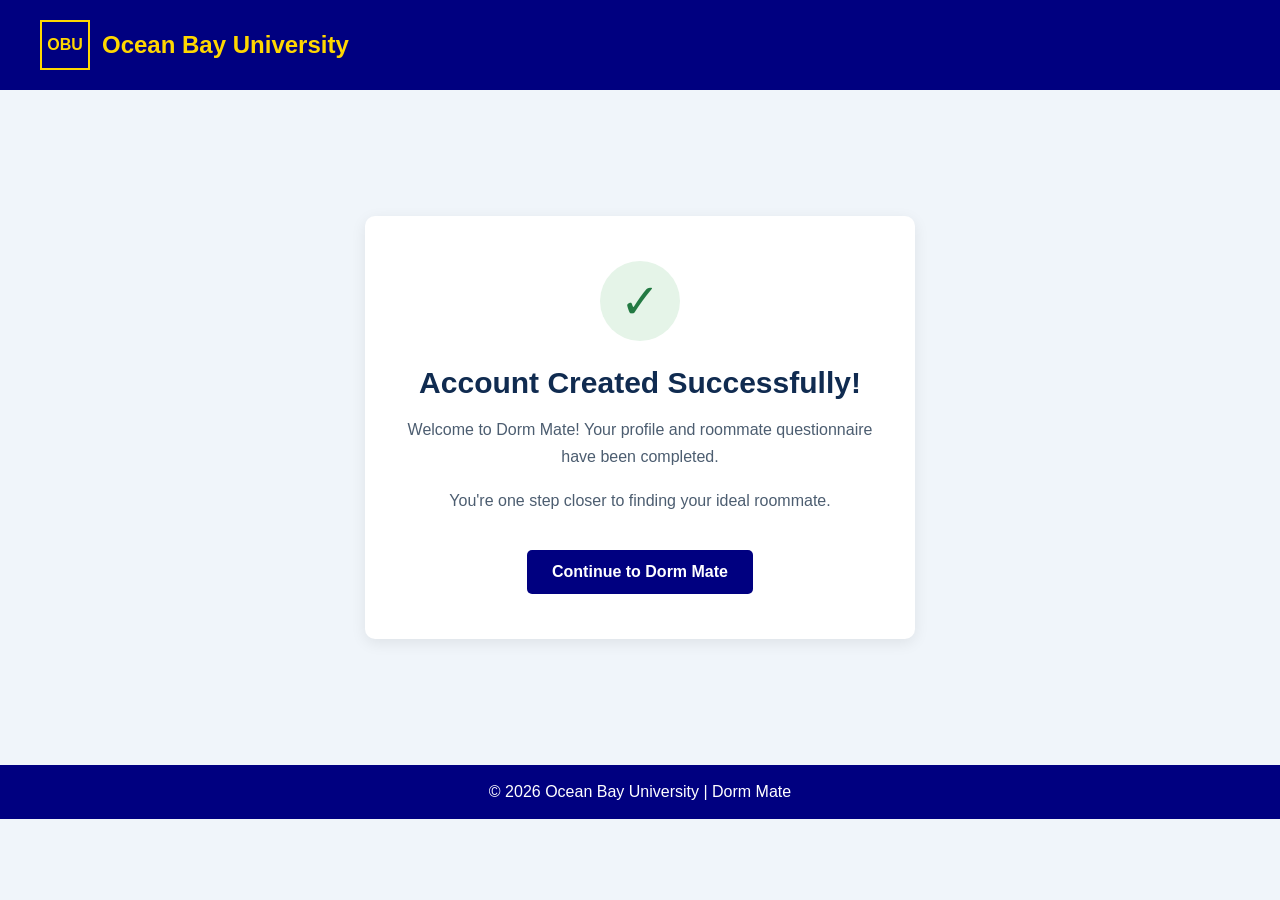
<file: account-created.html>
<!DOCTYPE html>
<html lang="en">
<head>
    <meta charset="UTF-8">
    <meta name="viewport" content="width=device-width, initial-scale=1.0">
    <title>Account Created | Dorm Mate</title>

    <style>
        * {
            box-sizing: border-box;
        }

        body {
            margin: 0;
            font-family: Arial, sans-serif;
            background-color: #f0f5fa;
            color: #102b50;
        }

        header {
            background-color: navy;
            padding: 20px 40px;
            display: flex;
            align-items: center;
            gap: 12px;
        }

        .logo-box {
            width: 50px;
            height: 50px;
            border: 2px solid gold;
            color: gold;
            display: flex;
            align-items: center;
            justify-content: center;
            font-weight: bold;
        }

        .university-name {
            color: gold;
            font-size: 24px;
            font-weight: bold;
        }

        main {
            min-height: 75vh;
            display: flex;
            justify-content: center;
            align-items: center;
            padding: 40px 20px;
        }

        .confirmation {
            background-color: white;
            max-width: 550px;
            width: 100%;
            padding: 45px 30px;
            border-radius: 10px;
            text-align: center;
            box-shadow: 0 4px 15px rgba(0, 0, 0, 0.08);
        }

        .checkmark {
            width: 80px;
            height: 80px;
            border-radius: 50%;
            background-color: #e5f4e8;
            color: #237a43;
            font-size: 48px;
            display: flex;
            align-items: center;
            justify-content: center;
            margin: 0 auto 20px;
        }

        h1 {
            font-size: 30px;
            margin-bottom: 15px;
        }

        p {
            font-size: 16px;
            line-height: 1.7;
            color: #4c5d70;
        }

        .button {
            display: inline-block;
            margin-top: 20px;
            padding: 13px 25px;
            background-color: navy;
            color: white;
            text-decoration: none;
            border-radius: 5px;
            font-weight: bold;
        }

        .button:hover {
            background-color: #234b78;
        }

        footer {
            background-color: navy;
            color: white;
            text-align: center;
            padding: 18px;
        }

        @media (max-width: 500px) {
            header {
                padding: 15px 20px;
            }

            .university-name {
                font-size: 20px;
            }

            h1 {
                font-size: 25px;
            }
        }
    </style>
</head>

<body>

    <header>
        <div class="logo-box">OBU</div>
        <div class="university-name">Ocean Bay University</div>
    </header>

    <main>
        <section class="confirmation">
            <div class="checkmark">&#10003;</div>

            <h1>Account Created Successfully!</h1>

            <p>
                Welcome to Dorm Mate!
                Your profile and roommate questionnaire
                have been completed.
            </p>

            <p>
                You're one step closer to finding
                your ideal roommate.
            </p>

            <a href="index.html" class="button">
                Continue to Dorm Mate
            </a>
        </section>
    </main>

    <footer>
        &copy; 2026 Ocean Bay University | Dorm Mate
    </footer>

</body>
</html>
</file>
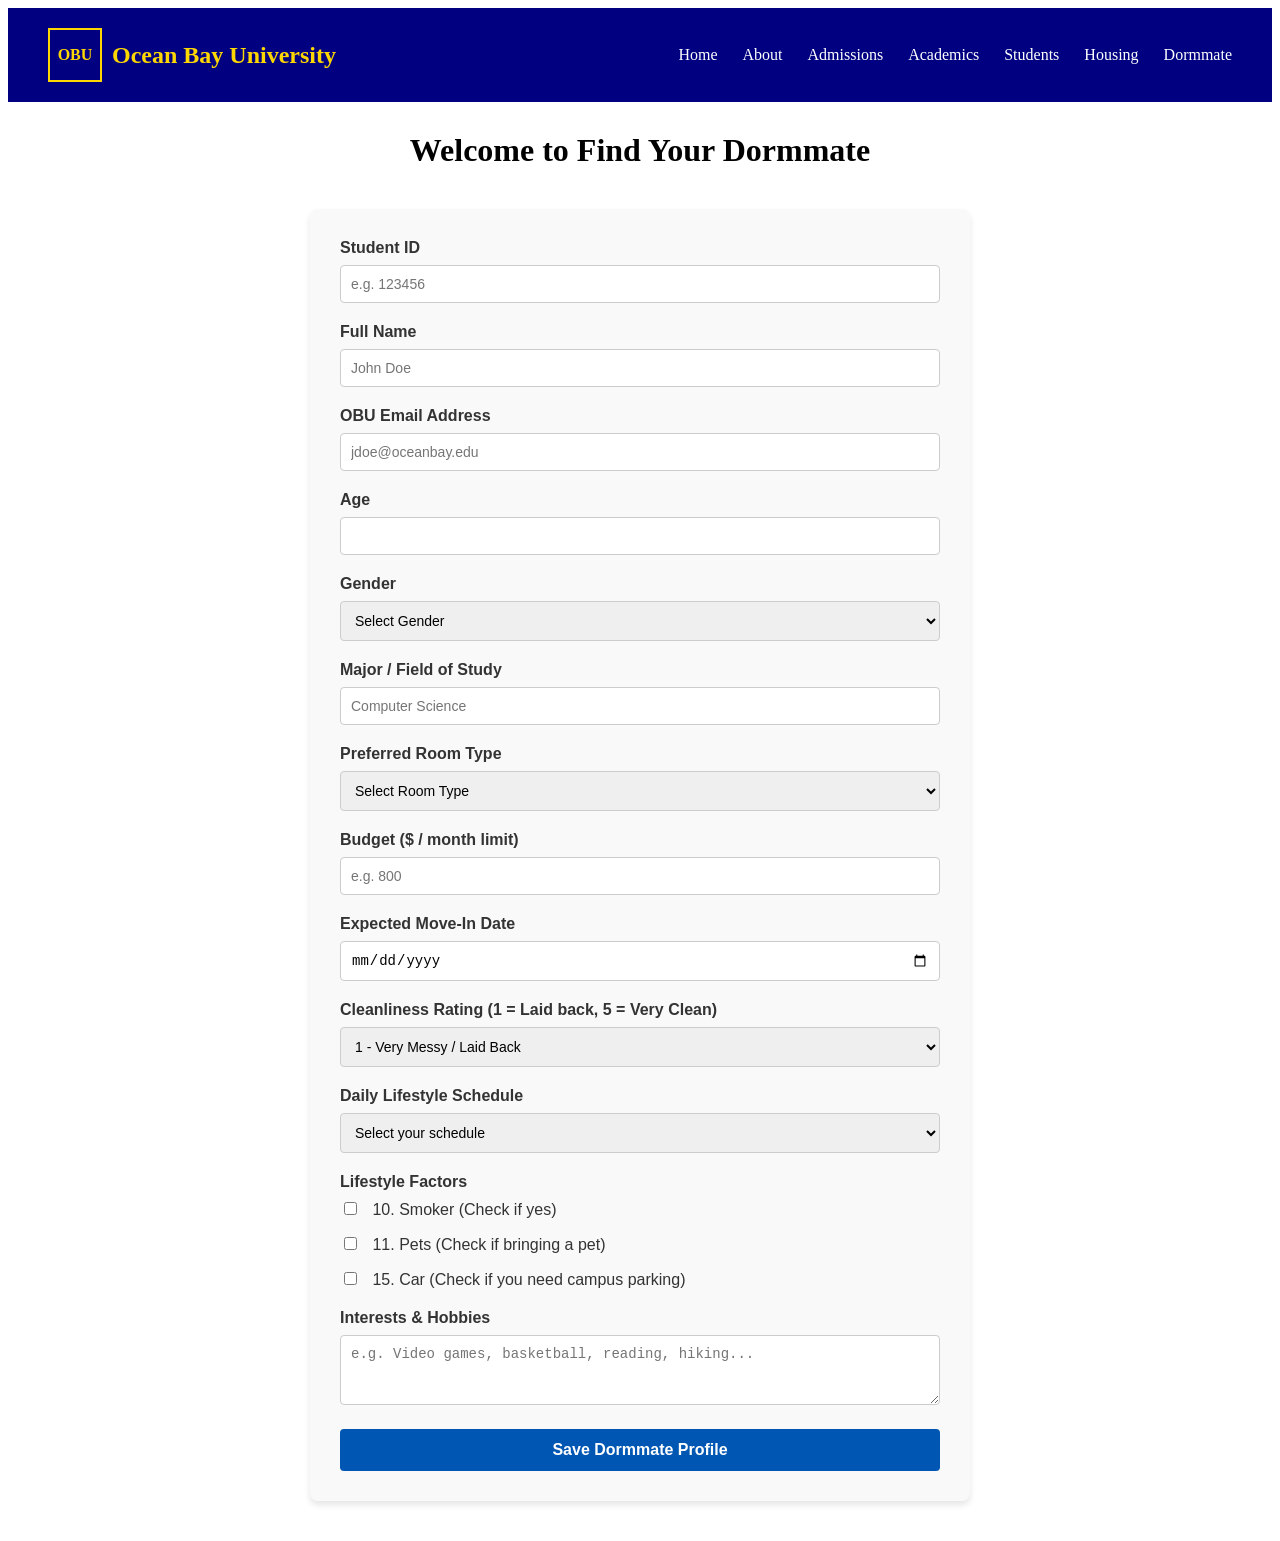
<file: edit-profile.html>
<!DOCTYPE html>
<html lang="en">
<head>
    <meta charset="UTF-8">
    <meta name="viewport" content="width=device-width, initial-scale=1.0">
    <title>Dormmate Finder - Ocean Bay University</title>
    <link rel="stylesheet" href="style.css">
    <style>
        /* Form container styling to keep everything clean and centered on the screen */
        .form-container {
            max-width: 600px;
            margin: 40px auto;
            padding: 30px;
            background-color: #f9f9f9;
            border-radius: 8px;
            box-shadow: 0 4px 6px rgba(0,0,0,0.1);
            font-family: Arial, sans-serif;
        }
        .form-group {
            margin-bottom: 20px;
        }
        .form-group label {
            display: block;
            font-weight: bold;
            margin-bottom: 8px;
            color: #333;
        }
        .form-group input[type="text"],
        .form-group input[type="email"],
        .form-group input[type="number"],
        .form-group input[type="date"],
        .form-group select,
        .form-group textarea {
            width: 100%;
            padding: 10px;
            border: 1px solid #ccc;
            border-radius: 4px;
            box-sizing: border-box;
            font-size: 14px;
        }
        .checkbox-group {
            margin-bottom: 15px;
        }
        .checkbox-group label {
            font-weight: normal;
            display: inline;
            margin-left: 8px;
        }
        .submit-btn {
            background-color: #0056b3;
            color: white;
            padding: 12px 20px;
            border: none;
            border-radius: 4px;
            font-size: 16px;
            cursor: pointer;
            width: 100%;
            font-weight: bold;
        }
        .submit-btn:hover {
            background-color: #004085;
        }
    </style>
</head>
<body>

     <header>
        <div class="logo-container">
            <div class="logo-box">OBU</div>
            <div class="logo">Ocean Bay University</div>
        </div>

        <nav>
            <a href="index.html">Home</a>
            <a href="#">About</a>
            <a href="#">Admissions</a>
            <a href="#">Academics</a>
            <a href="#">Students</a>
            <a href="#">Housing</a>
            <a href="edit-profile.html">Dormmate</a>
        </nav>
     </header>

     <main>
         <!-- Centered main title -->
         <h1 style="text-align: center; margin-top: 30px;">Welcome to Find Your Dormmate</h1>

         <!-- Main Form Wrapper containing all Spreadsheet Fields -->
         <div class="form-container">
             <form action="account-created.html" method="get">

                 <!-- 1. Student ID -->
                 <div class="form-group">
                     <label for="student_id">Student ID</label>
                     <input type="text" id="student_id" name="student_id" required placeholder="e.g. 123456">
                 </div>

                 <!-- 2. Name -->
                 <div class="form-group">
                     <label for="name">Full Name</label>
                     <input type="text" id="name" name="name" required placeholder="John Doe">
                 </div>

                 <!-- 3. Email -->
                 <div class="form-group">
                     <label for="email">OBU Email Address</label>
                     <input type="email" id="email" name="email" required placeholder="jdoe@oceanbay.edu">
                 </div>

                 <!-- 4. Age -->
                 <div class="form-group">
                     <label for="age">Age</label>
                     <input type="number" id="age" name="age" min="17" max="99" required>
                 </div>

                 <!-- 5. Gender -->
                 <div class="form-group">
                     <label for="gender">Gender</label>
                     <select id="gender" name="gender" required>
                         <option value="">Select Gender</option>
                         <option value="Male">Male</option>
                         <option value="Female">Female</option>
                         <option value="Non-Binary">Non-Binary</option>
                         <option value="Other">Prefer not to say</option>
                     </select>
                 </div>

                 <!-- 6. Major -->
                 <div class="form-group">
                     <label for="major">Major / Field of Study</label>
                     <input type="text" id="major" name="major" required placeholder="Computer Science">
                 </div>

                 <!-- 7. Preferred Room Type -->
                 <div class="form-group">
                     <label for="room_type">Preferred Room Type</label>
                     <select id="room_type" name="room_type" required>
                         <option value="">Select Room Type</option>
                         <option value="Single">Single Room</option>
                         <option value="Double">Double (Shared)</option>
                         <option value="Triple">Triple (Shared)</option>
                         <option value="Suite">Suite Style</option>
                     </select>
                 </div>

                 <!-- 8. Budget -->
                 <div class="form-group">
                     <label for="budget">Budget ($ / month limit)</label>
                     <input type="number" id="budget" name="budget" min="0" step="50" required placeholder="e.g. 800">
                 </div>

                 <!-- 9. Move In Date -->
                 <div class="form-group">
                     <label for="move_in">Expected Move-In Date</label>
                     <input type="date" id="move_in" name="move_in" required>
                 </div>

                 <!-- 12. Cleanliness (1-5 slider) -->
                 <div class="form-group">
                     <label for="cleanliness">Cleanliness Rating (1 = Laid back, 5 = Very Clean)</label>
                     <select id="cleanliness" name="cleanliness" required>
                         <option value="1">1 - Very Messy / Laid Back</option>
                         <option value="2">2 - Mostly Casual</option>
                         <option value="3">3 - Average Cleanliness</option>
                         <option value="4">4 - Neat and Tidy</option>
                         <option value="5">5 - Spotless / Neat Freak</option>
                     </select>
                 </div>

                 <!-- 14. Schedule Selection -->
                 <div class="form-group">
                     <label for="schedule">Daily Lifestyle Schedule</label>
                     <select id="schedule" name="schedule" required>
                         <option value="">Select your schedule</option>
                         <option value="Early Bird">Early Bird (Morning Person)</option>
                         <option value="Night Owl">Night Owl (Up Late)</option>
                         <option value="Flexible">Flexible / Mixed Schedule</option>
                     </select>
                 </div>

                 <!-- Lifestyle Toggle Options (10. Smoker, 11. Pets, 15. Car) -->
                 <div class="form-group">
                     <label>Lifestyle Factors</label>

                     <div class="checkbox-group">
                         <input type="checkbox" id="smoker" name="smoker" value="Yes">
                         <label for="smoker">10. Smoker (Check if yes)</label>
                     </div>

                     <div class="checkbox-group">
                         <input type="checkbox" id="pets" name="pets" value="Yes">
                         <label for="pets">11. Pets (Check if bringing a pet)</label>
                     </div>

                     <div class="checkbox-group">
                         <input type="checkbox" id="car" name="car" value="Yes">
                         <label for="car">15. Car (Check if you need campus parking)</label>
                     </div>
                 </div>

                 <!-- 13. Interests Paragraph Area -->
                 <div class="form-group">
                     <label for="interests">Interests & Hobbies</label>
                     <textarea id="interests" name="interests" rows="3" placeholder="e.g. Video games, basketball, reading, hiking..."></textarea>
                 </div>

                 <!-- Submission Action -->
                 <button type="submit" class="submit-btn">Save Dormmate Profile</button>
             </form>
         </div>
     </main>

</body>
</html>
</file>
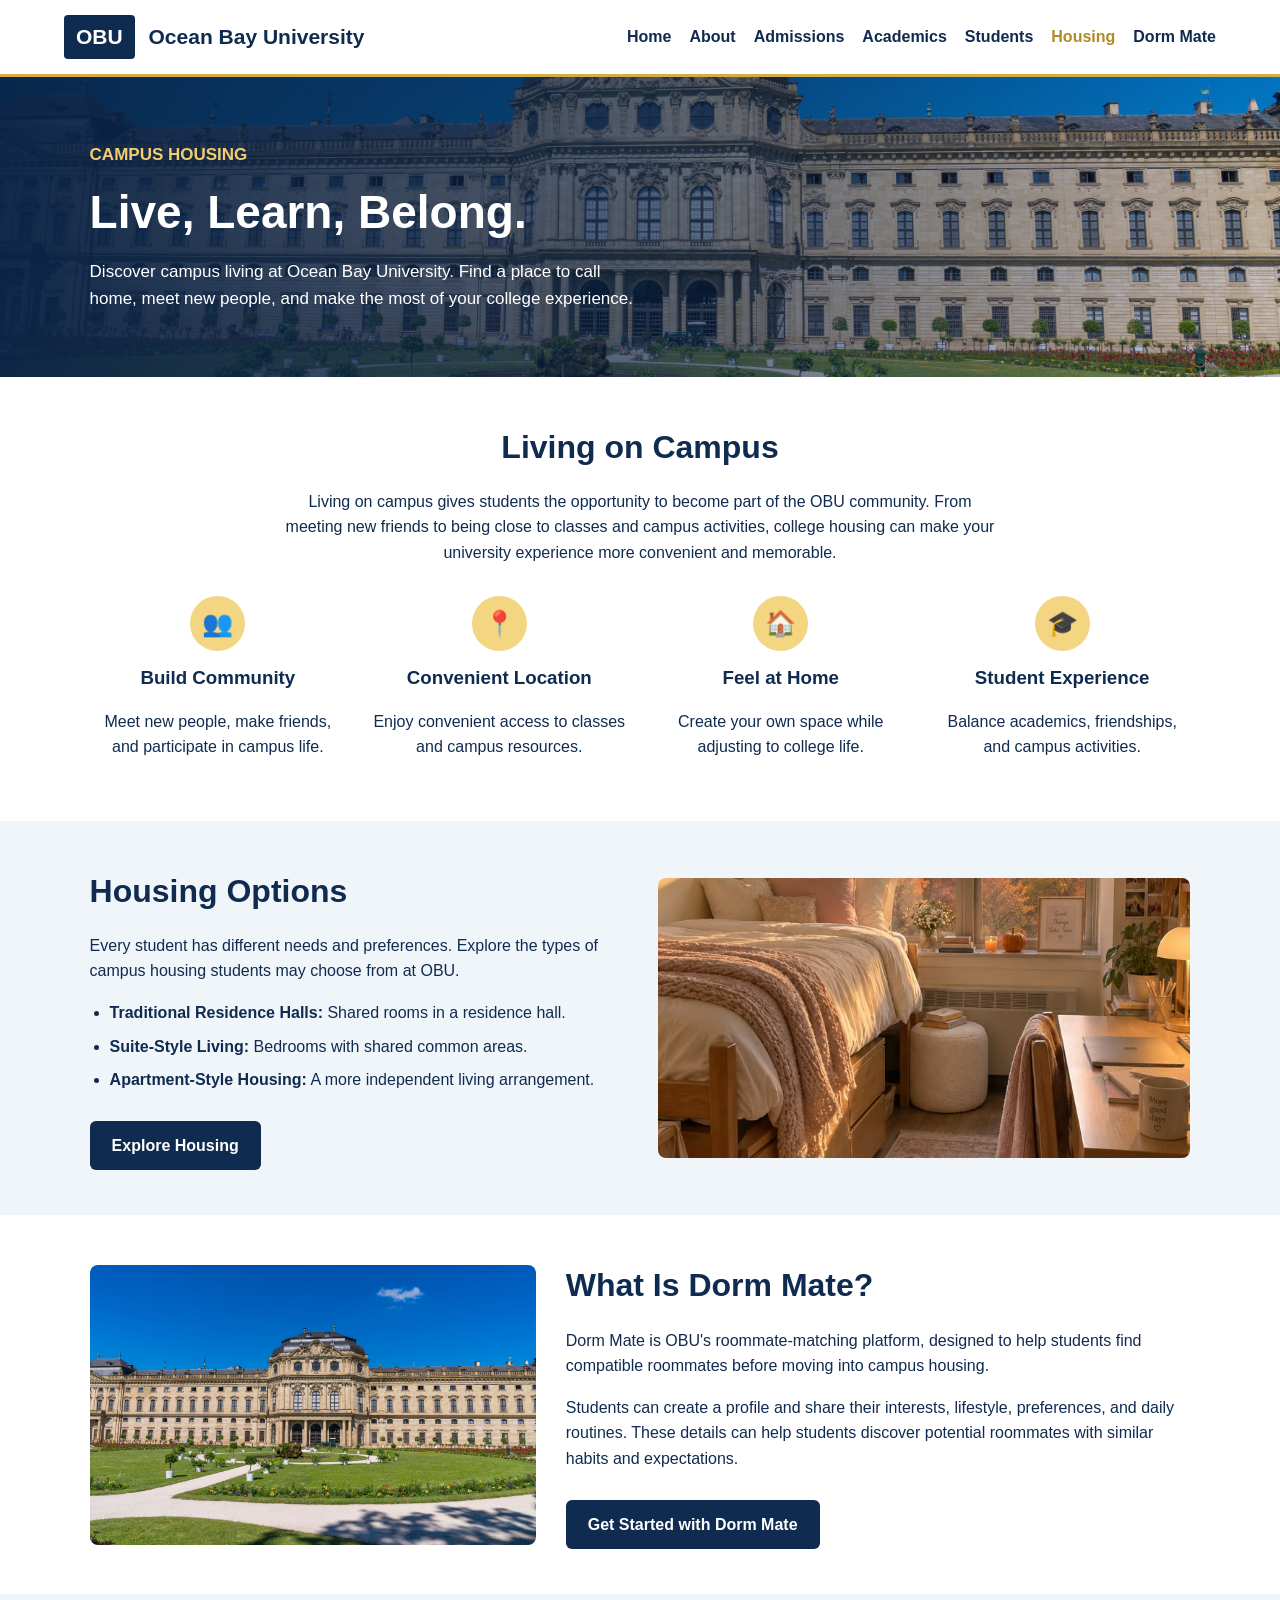
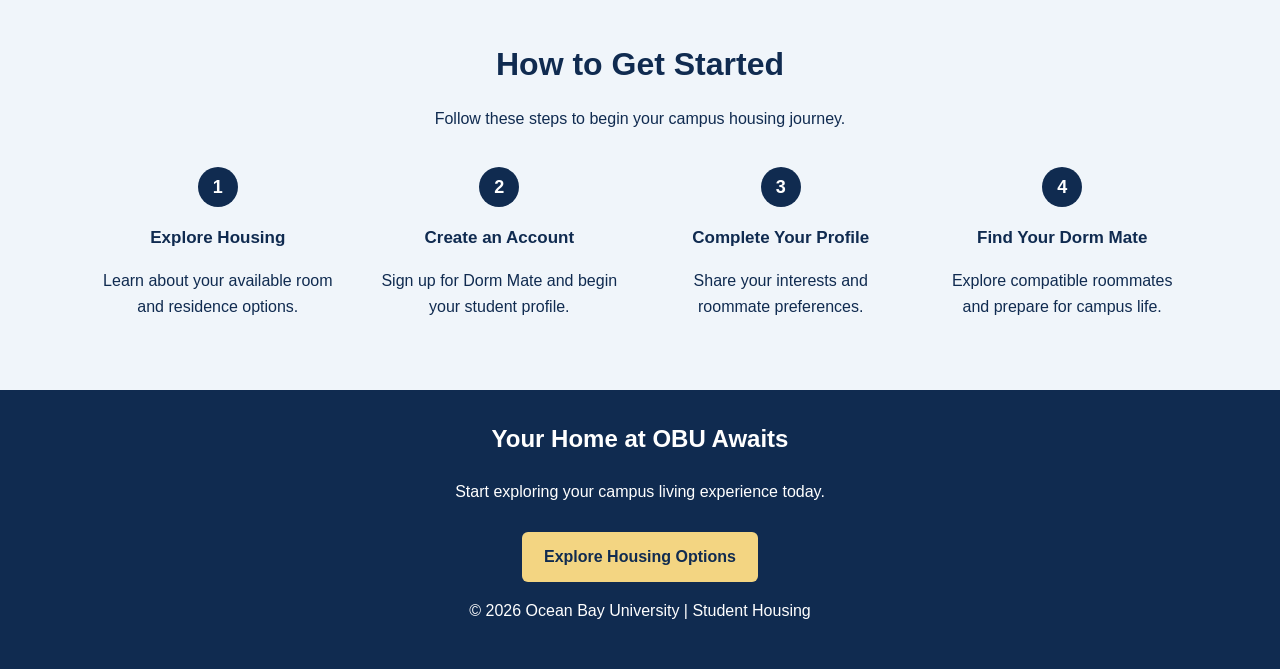
<file: housing.html>
<!DOCTYPE html>
<html lang="en">
<head>
    <meta charset="UTF-8">
    <meta name="viewport" content="width=device-width, initial-scale=1.0">
    <title>Housing | Ocean Bay University</title>

    <style>
        * {
            box-sizing: border-box;
        }

        body {
            margin: 0;
            font-family: Arial, sans-serif;
            color: #102b50;
            line-height: 1.6;
        }

        a {
            text-decoration: none;
        }

        /* Navigation */
        .navbar {
            display: flex;
            align-items: center;
            justify-content: space-between;
            flex-wrap: wrap;
            padding: 15px 5%;
            background: white;
            border-bottom: 3px solid #d6ad45;
        }

        .university-name {
            font-size: 21px;
            font-weight: bold;
        }

        .logo {
            display: inline-block;
            background: #102b50;
            color: white;
            padding: 5px 12px;
            margin-right: 8px;
            border-radius: 4px;
        }

        .navbar nav {
            display: flex;
            flex-wrap: wrap;
            gap: 18px;
        }

        .navbar nav a {
            color: #102b50;
            font-weight: bold;
        }

        .navbar nav a:hover,
        .navbar nav a.active {
            color: #b18a25;
        }

        /* Hero section */
        .hero {
            min-height: 300px;
            display: flex;
            align-items: center;
            padding: 45px 7%;
            color: white;
            background:
                linear-gradient(90deg,
                rgba(9, 35, 70, 0.96),
                rgba(9, 35, 70, 0.65),
                rgba(9, 35, 70, 0.15)),
                url("images/pexels-mohamed-b-2151113020-31624515.jpg")
                center/cover no-repeat;
        }

        .hero-content {
            max-width: 550px;
        }

        .hero h1 {
            font-size: 46px;
            margin: 5px 0 12px;
            line-height: 1.2;
        }

        .hero p {
            font-size: 17px;
        }

        .gold-text {
            color: #f3cd70;
            font-weight: bold;
            text-transform: uppercase;
        }

        /* General sections */
        .section {
            padding: 45px 7%;
        }

        .section h2 {
            font-size: 32px;
            margin-top: 0;
            margin-bottom: 12px;
        }

        .section-intro {
            max-width: 720px;
            margin: 0 auto 30px;
        }

        .center {
            text-align: center;
        }

        .light-section {
            background: #f0f5fa;
        }

        /* Benefits */
        .benefits {
            display: grid;
            grid-template-columns: repeat(4, 1fr);
            gap: 25px;
            margin-top: 30px;
        }

        .benefit {
            text-align: center;
        }

        .benefit-icon {
            width: 55px;
            height: 55px;
            display: flex;
            align-items: center;
            justify-content: center;
            margin: 0 auto 12px;
            border-radius: 50%;
            background: #f3d582;
            font-size: 25px;
        }

        .benefit h3 {
            margin: 8px 0;
        }

        /* Housing options */
        .housing-grid {
            display: grid;
            grid-template-columns: 1fr 1fr;
            gap: 35px;
            align-items: center;
        }

        .housing-image {
            width: 100%;
            height: 280px;
            object-fit: cover;
            border-radius: 8px;
        }

        .housing-list {
            padding-left: 20px;
        }

        .housing-list li {
            margin-bottom: 8px;
        }

        .button {
            display: inline-block;
            padding: 12px 22px;
            margin-top: 12px;
            border-radius: 6px;
            background: #102b50;
            color: white;
            font-weight: bold;
        }

        .button:hover {
            background: #234b78;
        }

        /* Dorm Mate introduction */
        .dormmate-grid {
            display: grid;
            grid-template-columns: 1fr 1.4fr;
            gap: 30px;
            align-items: center;
        }

        /* Getting started */
        .steps {
            display: grid;
            grid-template-columns: repeat(4, 1fr);
            gap: 25px;
            margin-top: 25px;
        }

        .step {
            text-align: center;
            padding: 10px;
        }

        .step-number {
            display: inline-flex;
            width: 40px;
            height: 40px;
            align-items: center;
            justify-content: center;
            border-radius: 50%;
            background: #102b50;
            color: white;
            font-size: 18px;
            font-weight: bold;
        }

        .step h3 {
            font-size: 17px;
        }

        /* Footer */
        .footer {
            padding: 30px 7%;
            text-align: center;
            color: white;
            background: #102b50;
        }

        .footer h2 {
            margin-top: 0;
        }

        .footer .button {
            background: #f3d582;
            color: #102b50;
        }

        @media (max-width: 800px) {
            .benefits,
            .steps {
                grid-template-columns: repeat(2, 1fr);
            }

            .housing-grid,
            .dormmate-grid {
                grid-template-columns: 1fr;
            }

            .navbar {
                gap: 15px;
            }

            .navbar nav {
                gap: 12px;
            }

            .hero h1 {
                font-size: 36px;
            }
        }

        @media (max-width: 480px) {
            .benefits,
            .steps {
                grid-template-columns: 1fr;
            }

            .section h2 {
                font-size: 27px;
            }

            .hero {
                padding: 35px 6%;
            }
        }
    </style>
</head>

<body>

    <!-- Navigation bar -->
    <header class="navbar">
        <div class="university-name">
            <span class="logo">OBU</span>
            Ocean Bay University
        </div>

        <nav>
            <a href="index.html">Home</a>
            <a href="#">About</a>
            <a href="#">Admissions</a>
            <a href="#">Academics</a>
            <a href="#">Students</a>
            <a href="housing.html" class="active">Housing</a>
            <a href="edit-profile.html">Dorm Mate</a>
        </nav>
    </header>

    

    <!-- Hero section -->
    <section class="hero">
        <div class="hero-content">
            <p class="gold-text">Campus Housing</p>
            <h1>Live, Learn, Belong.</h1>
            <p>
                Discover campus living at Ocean Bay University.
                Find a place to call home, meet new people, and
                make the most of your college experience.
            </p>
        </div>
    </section>

    <!-- Living on campus -->
    <section class="section center">
        <div class="section-intro">
            <h2>Living on Campus</h2>
            <p>
                Living on campus gives students the opportunity to
                become part of the OBU community. From meeting new
                friends to being close to classes and campus
                activities, college housing can make your university
                experience more convenient and memorable.
            </p>
        </div>

        <div class="benefits">
            <div class="benefit">
                <div class="benefit-icon">👥</div>
                <h3>Build Community</h3>
                <p>Meet new people, make friends, and participate in campus life.</p>
            </div>

            <div class="benefit">
                <div class="benefit-icon">📍</div>
                <h3>Convenient Location</h3>
                <p>Enjoy convenient access to classes and campus resources.</p>
            </div>

            <div class="benefit">
                <div class="benefit-icon">🏠</div>
                <h3>Feel at Home</h3>
                <p>Create your own space while adjusting to college life.</p>
            </div>

            <div class="benefit">
                <div class="benefit-icon">🎓</div>
                <h3>Student Experience</h3>
                <p>Balance academics, friendships, and campus activities.</p>
            </div>
        </div>
    </section>

    <!-- Housing options -->
    <section class="section light-section" id="housing-options">
        <div class="housing-grid">
            <div>
                <h2>Housing Options</h2>

                <p>
                    Every student has different needs and preferences.
                    Explore the types of campus housing students may
                    choose from at OBU.
                </p>

                <ul class="housing-list">
                    <li><strong>Traditional Residence Halls:</strong>
                        Shared rooms in a residence hall.</li>

                    <li><strong>Suite-Style Living:</strong>
                        Bedrooms with shared common areas.</li>

                    <li><strong>Apartment-Style Housing:</strong>
                        A more independent living arrangement.</li>
                </ul>

                <a href="#getting-started" class="button">
                    Explore Housing
                </a>
            </div>

            <img
                class="housing-image"
                src="images/Cozy Fall Dorm Room Ideas for a Small College Room.jpg"
                alt="Example of a shared student dorm room"
            >
        </div>
    </section>

    <!-- What is Dorm Mate -->
    <section class="section">
        <div class="dormmate-grid">
            <img
                class="housing-image"
                src="images/pexels-mohamed-b-2151113020-31624515.jpg"
                alt="Example of a university campus"
            >

            <div>
                <h2>What Is Dorm Mate?</h2>

                <p>
                    Dorm Mate is OBU's roommate-matching platform,
                    designed to help students find compatible
                    roommates before moving into campus housing.
                </p>

                <p>
                    Students can create a profile and share their
                    interests, lifestyle, preferences, and daily
                    routines. These details can help students discover
                    potential roommates with similar habits and
                    expectations.
                </p>

                <a href="signup.html" class="button">
                    Get Started with Dorm Mate
                </a>
            </div>
        </div>
    </section>

    <!-- How to get started -->
    <section class="section light-section" id="getting-started">
        <div class="center">
            <h2>How to Get Started</h2>
            <p>
                Follow these steps to begin your campus housing journey.
            </p>
        </div>

        <div class="steps">
            <div class="step">
                <span class="step-number">1</span>
                <h3>Explore Housing</h3>
                <p>Learn about your available room and residence options.</p>
            </div>

            <div class="step">
                <span class="step-number">2</span>
                <h3>Create an Account</h3>
                <p>Sign up for Dorm Mate and begin your student profile.</p>
            </div>

            <div class="step">
                <span class="step-number">3</span>
                <h3>Complete Your Profile</h3>
                <p>Share your interests and roommate preferences.</p>
            </div>

            <div class="step">
                <span class="step-number">4</span>
                <h3>Find Your Dorm Mate</h3>
                <p>Explore compatible roommates and prepare for campus life.</p>
            </div>
        </div>
    </section>

    <!-- Footer -->
    <footer class="footer">
        <h2>Your Home at OBU Awaits</h2>
        <p>Start exploring your campus living experience today.</p>

        <a href="#housing-options" class="button">
            Explore Housing Options
        </a>

        <p>&copy; 2026 Ocean Bay University | Student Housing</p>
    </footer>

</body>
</html>
</file>
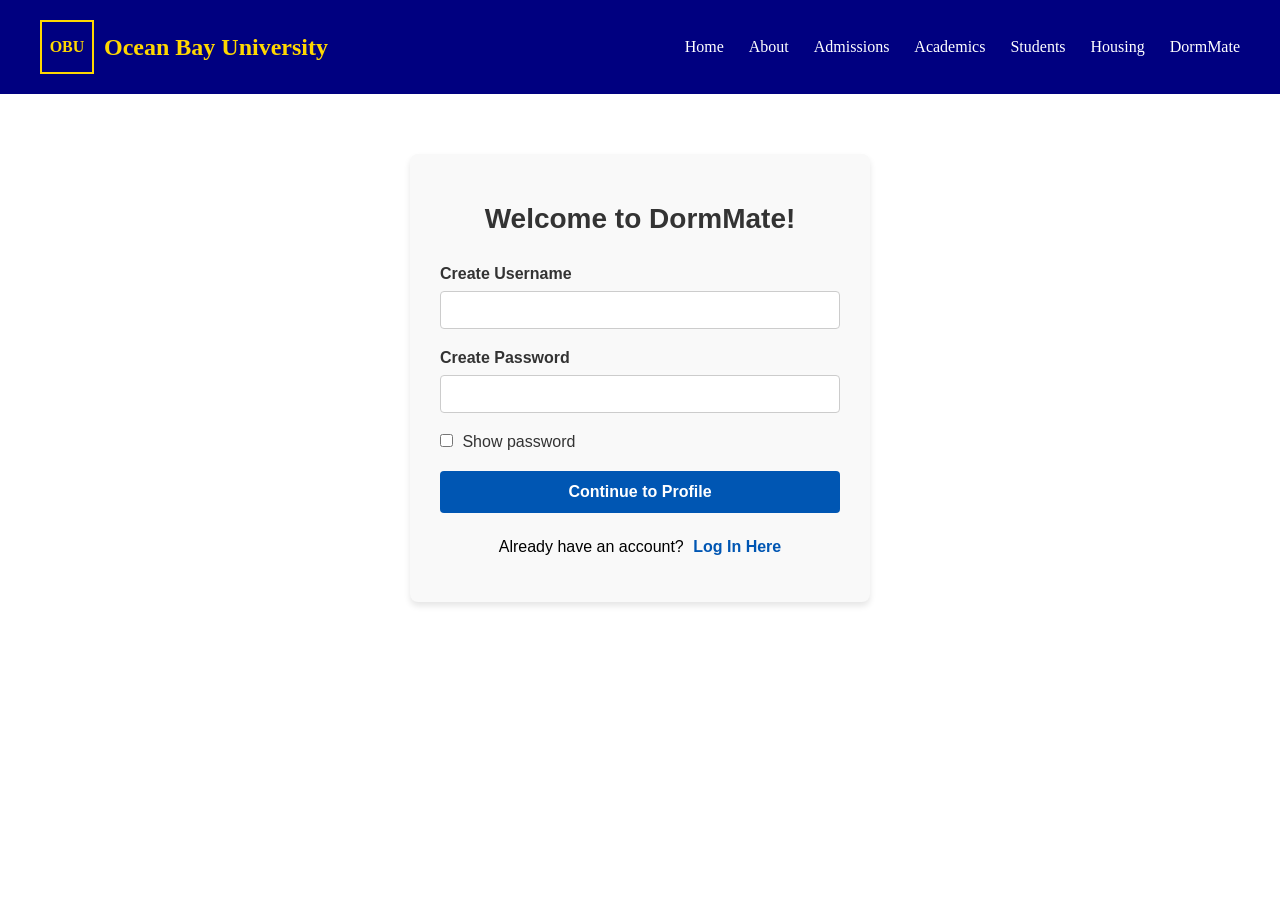
<file: sign-up.html>
<!DOCTYPE html>
<html lang="en">
<head>
    <meta charset="UTF-8">
    <meta name="viewport" content="width=device-width, initial-scale=1.0">
    <title>Welcome to DormMate</title>
    <link rel="stylesheet" href="style.css">

    <style>
        body {
            margin: 0;
            padding: 0;
        }

        .form-container {
            font-family: Arial, sans-serif;
            max-width: 400px;
            margin: 60px auto;
            padding: 30px;
            background-color: #f9f9f9;
            border-radius: 8px;
            box-shadow: 0 4px 6px rgba(0, 0, 0, 0.1);
        }

        h1 {
            text-align: center;
            color: #333;
            font-size: 28px;
            margin-bottom: 30px;
        }

        label {
            display: block;
            font-weight: bold;
            margin-bottom: 8px;
            color: #333;
        }

        input {
            width: 100%;
            padding: 10px;
            margin-bottom: 20px;
            border: 1px solid #ccc;
            border-radius: 4px;
            box-sizing: border-box;
            font-size: 14px;
        }

        .show-password {
            font-weight: normal;
            margin-bottom: 20px;
        }

        .show-password input {
            width: auto;
            margin: 0 5px 0 0;
        }

        button {
            width: 100%;
            padding: 12px;
            background-color: #0056b3;
            color: white;
            border: none;
            border-radius: 4px;
            font-size: 16px;
            font-weight: bold;
            cursor: pointer;
        }

        button:hover {
            background-color: #004085;
        }

        /*  TOGGLE DESIGN STYLES */
        .auth-toggle-container {
            text-align: center;
            margin-top: 25px;
            font-family: Arial, sans-serif;
        }

        .auth-toggle-container a {
            color: #0056b3;
            text-decoration: none;
            font-weight: bold;
            margin-left: 5px;
        }

        .auth-toggle-container a:hover {
            text-decoration: underline;
        }
    </style>
</head>

<body>
    <header>
        <div class="logo-container">
            <div class="logo-box">OBU</div>
            <div class="logo">Ocean Bay University</div>
        </div>

        <nav>
            <a href="index.html">Home</a>
            <a href="#">About</a>
            <a href="#">Admissions</a>
            <a href="#">Academics</a>
            <a href="#">Students</a>
            <a href="#">Housing</a>
            <a href="sign-up.html">DormMate</a>
        </nav>
    </header>

    <main>
        <div class="form-container">

            <!--SIGN UP  -->
            <div id="signup-section-view">
                <h1>Welcome to DormMate!</h1>

                <form id="signup-form">
                    <label for="username">Create Username</label>
                    <input
                        type="text"
                        id="username"
                        name="username"
                        autocomplete="username"
                        required
                    >

                    <label for="password">Create Password</label>
                    <input
                        type="password"
                        id="password"
                        name="password"
                        autocomplete="new-password"
                        required
                    >

                    <label class="show-password" for="show-password">
                        <input type="checkbox" id="show-password">
                        Show password
                    </label>

                    <button type="submit">Continue to Profile</button>
                </form>
            </div>

            <!-- RETURNING USER LOGIN Form -->
            <div id="login-section-view" style="display: none;">
                <h1>Log In to DormMate</h1>

                <form id="login-form">
                    <label for="login-email">School Email</label>
                    <input type="email" id="login-email" placeholder="Enter your school email" required>

                    <label for="login-password">Password</label>
                    <input type="password" id="login-password" placeholder="Enter your password" required>

                    <button type="submit">Log In</button>
                </form>
            </div>

            <!-- Switching from Create to Return -->
            <div class="auth-toggle-container">
                <p id="prompt-text">Already have an account? <a href="#" id="toggle-auth-view">Log In Here</a></p>
            </div>

        </div>
    </main>

    <script>

        const password = document.getElementById("password");
        const checkbox = document.getElementById("show-password");

        checkbox.addEventListener("change", function () {
            password.type = checkbox.checked ? "text" : "password";
        });

        document.getElementById("signup-form")
            .addEventListener("submit", function (event) {
                event.preventDefault();
                window.location.href = "edit-profile.html";
            });

        // ---Redirect LOG IN NAVIGATION  ---
        document.getElementById("login-form")
            .addEventListener("submit", function (event) {
                event.preventDefault();
                window.location.href = "index.html";
            });

        // ---  TOGGLE LOGIC ---
        function runToggleEngine() {
            document.getElementById('toggle-auth-view').addEventListener('click', function(e) {
                e.preventDefault();

                const signupSection = document.getElementById('signup-section-view');
                const loginSection = document.getElementById('login-section-view');
                const promptText = document.getElementById('prompt-text');

                if (loginSection.style.display === 'none') {
                    // Hide registration layout smoothly, switch to login
                    signupSection.style.display = 'none';
                    loginSection.style.display = 'block';
                    promptText.innerHTML = 'Need an account? <a href="#" id="toggle-auth-view">Sign Up Here</a>';
                } else {
                    // Bring registration fields right back, hide login card
                    signupSection.style.display = 'block';
                    loginSection.style.display = 'none';
                    promptText.innerHTML = 'Already have an account? <a href="#" id="toggle-auth-view">Log In Here</a>';
                }

                // Re-execute listener mapping to accommodate innerHTML restructuring
                runToggleEngine();
            });
        }

        // Boot system execution
        runToggleEngine();
    </script>
</body>
</html>
</file>
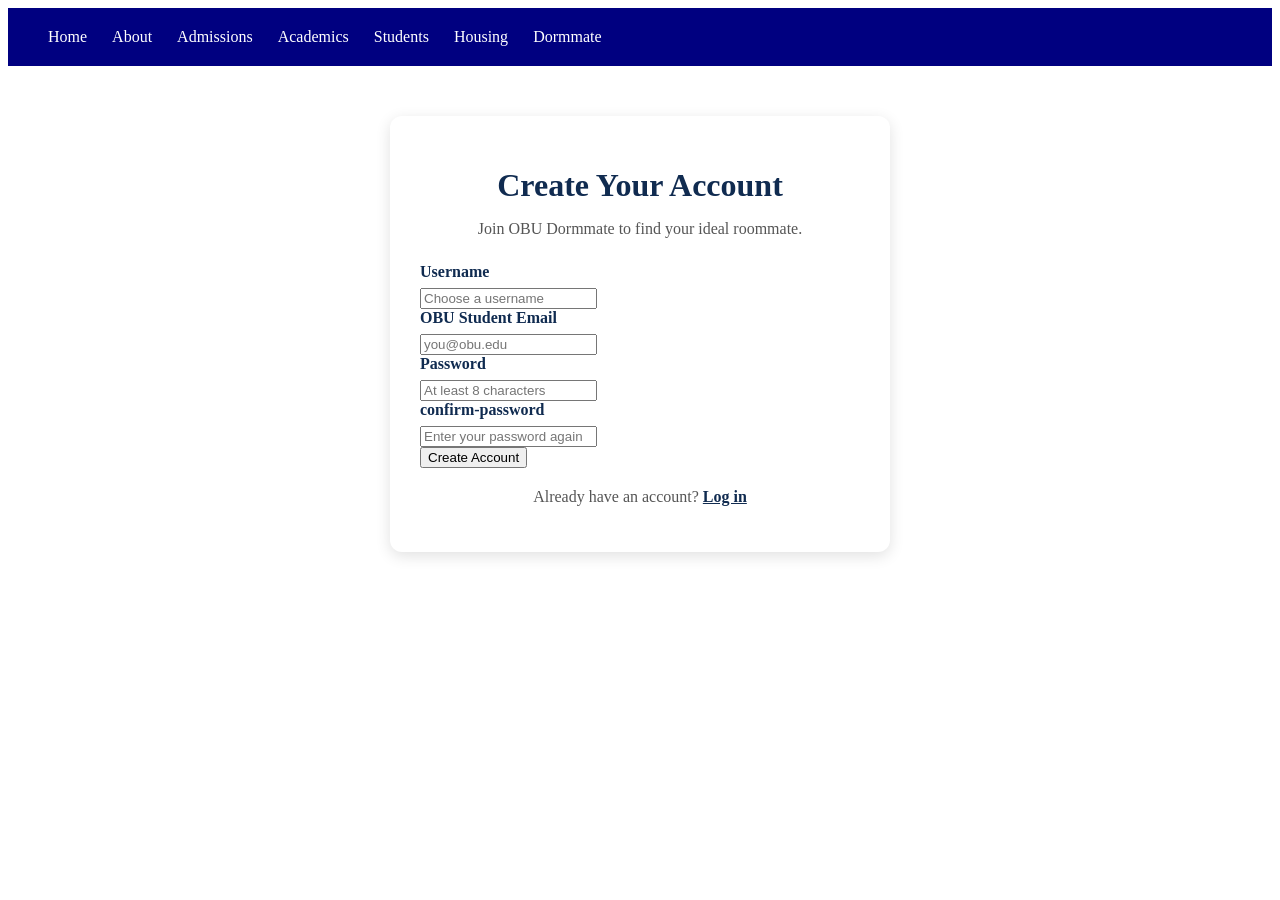
<file: signup.html>
<!DOCTYPE html>
<html lang="en">
<head>
    <meta charset="UTF-8">
    <meta name="viewport" content="width=device-width, initial initial-scale=1.0">
    <title>Sign up | OBU Dormmate</title>
    <link rel="stylesheet" href="style.css">

    <style>
        .signup-container {
            max-width: 440px;
            margin: 50px auto;
            padding: 30px;
            background: #ffffff;
            border-radius: 12px;
            box-shadow: 0 4px 15px rgba(0, 0, 0, 0.12);   
        }

        .signup-container h1 {
            text-align: center;
            color: #102b50;
            margin-bottom: 10px;
        }

        .signup-intro {
            text-align: center;
            color: #555;
            margin-bottom: 25px;
        }

        .signup-form.form-group {
            margin-bottom: 18px;
        }

        .signup-form label {
            display: block;
            margin-bottom: 7px;
            font-weight: 600;
            color: #102b50;
        }

        .signup-form input:focus {
            outline: 2px solid #d4af37;
            border-color: #d4af37;
        }

        .signup-btn:hover {
            background: #1b426f;

        }

        .signup-footer {
            text-align: center;
            margin-top: 20px;
            color: #555;
        }

        .signup-footer a {

            color:#102b50;
            font-weight: bold;
        }

        .form-message {
            color: #a12622;
            margin-top: 12px;
            font-size: 14px;
        }

        @media (max-width: 500px) {
            .signup-container{
             margin: 25px 15px;
             padding: 22px;

            }
        }
    </style>
    </head>

    <body>
        <header>
            <nav>
                <a href="index.html">Home</a>
                <a href="#">About</a>
                <a href="#">Admissions</a>
                <a href="#">Academics</a>
                <a href="#">Students</a>
                <a href="#">Housing</a>
                <a href="edit-profile.html">Dormmate</a>
            </nav>
        </header>

        <main class="signup-container">
            <h1>Create Your Account</h1>
            <p class="signup-intro">
                Join OBU Dormmate to find your ideal roommate.
            </p>

            <form class="signup-form" id="signupForm">
                <div class="form-group">
                    <label for="username">Username</label>

                    <input
                    type="text"
                    id="username"
                    name="usernamne"
                    autocomplete="username"
                    minlength="3"
                    maxlength="17" required
                    placeholder="Choose a username">
                </div>

                <div class="form-group">
                    <label for="email">OBU Student Email</label>

                    <input
                    type="email"
                    id="email"
                    name="email"
                    autocomplete="email" required placeholder="you@obu.edu">
                </div>

                <div class="form-group">
                    <label for="password">Password</label>
                    <input
                    type="password"
                    id="password"
                    name="password"
                    autocomplete="new-password"
                    minlength="8" required
                    placeholder="At least 8 characters">
                </div>

                <div class="form-group">
                    <label for="confirm-password">confirm-password</label>
                    <input 
                    type="password"
                    id="confirm-password"
                    name="confirm-password"
                    autocomplete="new-password"
                    minlength="8" required
                    placeholder="Enter your password again">
                </div>

                <button type="submit" class="signup-btn">Create Account</button>
                <p class="form-message" id="formMessage" role="alert"></p>
            </form>

            <p class="signup-footer">
                Already have an account?
                <a href="#" id="loginLink">Log in</a>
            </p>
        </main>

        <script>
            const signupForm = document.getElementById("signedupForm");
            const password = document.getElementById("password");
            const confirmPassword = document.getElementById("confirmpassword");
            const formMessage = document.getElementById("formMessage");

            signupForm.addEventListener("submit"),function (event) {
                event.preventDefault();
                formMessage.textContent = "",

                if(password.value !== confirmPassword.value){
                formMessage.textContent = "Your passwords do not match.";
                confirmPassword.focus();
                return;
                }

                //Front-end demostration only.
                //No account or password is saved.alert( "Sign-up demo complete! Account creation will be connected later.");

                alert(
                    "Sign-up demo complete! Account creation will be connected later.");
                window.location.href = "edit-profile.html"};

            document.getElementById("LoginLink").addEventListener("click",function (event) {
                event.preventDefault();
                alert("The login page will be added when authentication is implement.");
            }
            );

        </script>
    </body>
</html>
</file>
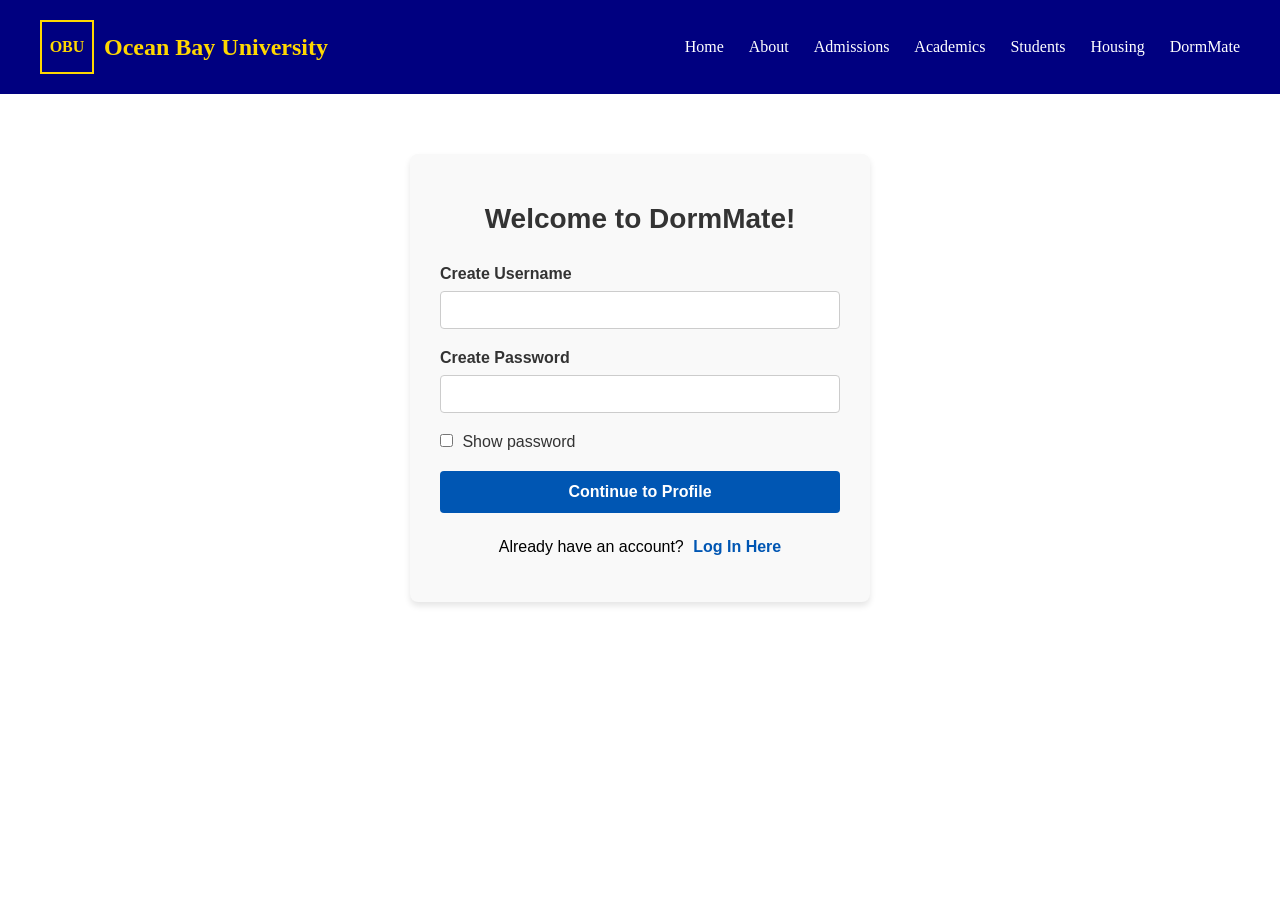
<file: signup2.html>
<!DOCTYPE html>
<html lang="en">
<head>
    <meta charset="UTF-8">
    <meta name="viewport" content="width=device-width, initial-scale=1.0">
    <title>Welcome to DormMate</title>
    <link rel="stylesheet" href="style.css">

    <style>
        body {
            margin: 0;
            padding: 0;
        }

        .form-container {
            font-family: Arial, sans-serif;
            max-width: 400px;
            margin: 60px auto;
            padding: 30px;
            background-color: #f9f9f9;
            border-radius: 8px;
            box-shadow: 0 4px 6px rgba(0, 0, 0, 0.1);
        }

        h1 {
            text-align: center;
            color: #333;
            font-size: 28px;
            margin-bottom: 30px;
        }

        label {
            display: block;
            font-weight: bold;
            margin-bottom: 8px;
            color: #333;
        }

        input {
            width: 100%;
            padding: 10px;
            margin-bottom: 20px;
            border: 1px solid #ccc;
            border-radius: 4px;
            box-sizing: border-box;
            font-size: 14px;
        }

        .show-password {
            font-weight: normal;
            margin-bottom: 20px;
        }

        .show-password input {
            width: auto;
            margin: 0 5px 0 0;
        }

        button {
            width: 100%;
            padding: 12px;
            background-color: #0056b3;
            color: white;
            border: none;
            border-radius: 4px;
            font-size: 16px;
            font-weight: bold;
            cursor: pointer;
        }

        button:hover {
            background-color: #004085;
        }

        /*  TOGGLE DESIGN STYLES */
        .auth-toggle-container {
            text-align: center;
            margin-top: 25px;
            font-family: Arial, sans-serif;
        }

        .auth-toggle-container a {
            color: #0056b3;
            text-decoration: none;
            font-weight: bold;
            margin-left: 5px;
        }

        .auth-toggle-container a:hover {
            text-decoration: underline;
        }
    </style>
</head>

<body>
    <header>
        <div class="logo-container">
            <div class="logo-box">OBU</div>
            <div class="logo">Ocean Bay University</div>
        </div>

        <nav>
            <a href="index.html">Home</a>
            <a href="#">About</a>
            <a href="#">Admissions</a>
            <a href="#">Academics</a>
            <a href="#">Students</a>
            <a href="#">Housing</a>
            <a href="sign-up.html">DormMate</a>
        </nav>
    </header>

    <main>
        <div class="form-container">

            <!--SIGN UP  -->
            <div id="signup-section-view">
                <h1>Welcome to DormMate!</h1>

                <form id="signup-form">
                    <label for="username">Create Username</label>
                    <input
                        type="text"
                        id="username"
                        name="username"
                        autocomplete="username"
                        required
                    >

                    <label for="password">Create Password</label>
                    <input
                        type="password"
                        id="password"
                        name="password"
                        autocomplete="new-password"
                        required
                    >

                    <label class="show-password" for="show-password">
                        <input type="checkbox" id="show-password">
                        Show password
                    </label>

                    <button type="submit">Continue to Profile</button>
                </form>
            </div>

            <!-- RETURNING USER LOGIN Form -->
            <div id="login-section-view" style="display: none;">
                <h1>Log In to DormMate</h1>

                <form id="login-form">
                    <label for="login-email">School Email</label>
                    <input type="email" id="login-email" placeholder="Enter your school email" required>

                    <label for="login-password">Password</label>
                    <input type="password" id="login-password" placeholder="Enter your password" required>

                    <button type="submit">Log In</button>
                </form>
            </div>

            <!-- Switching from Create to Return -->
            <div class="auth-toggle-container">
                <p id="prompt-text">Already have an account? <a href="#" id="toggle-auth-view">Log In Here</a></p>
            </div>

        </div>
    </main>

    <script>

        const password = document.getElementById("password");
        const checkbox = document.getElementById("show-password");

        checkbox.addEventListener("change", function () {
            password.type = checkbox.checked ? "text" : "password";
        });

        document.getElementById("signup-form")
            .addEventListener("submit", function (event) {
                event.preventDefault();
                window.location.href = "edit-profile.html";
            });

        // ---Redirect LOG IN NAVIGATION  ---
        document.getElementById("login-form")
            .addEventListener("submit", function (event) {
                event.preventDefault();
                window.location.href = "index.html";
            });

        // ---  TOGGLE LOGIC ---
        function runToggleEngine() {
            document.getElementById('toggle-auth-view').addEventListener('click', function(e) {
                e.preventDefault();

                const signupSection = document.getElementById('signup-section-view');
                const loginSection = document.getElementById('login-section-view');
                const promptText = document.getElementById('prompt-text');

                if (loginSection.style.display === 'none') {
                    // Hide registration layout smoothly, switch to login
                    signupSection.style.display = 'none';
                    loginSection.style.display = 'block';
                    promptText.innerHTML = 'Need an account? <a href="#" id="toggle-auth-view">Sign Up Here</a>';
                } else {
                    // Bring registration fields right back, hide login card
                    signupSection.style.display = 'block';
                    loginSection.style.display = 'none';
                    promptText.innerHTML = 'Already have an account? <a href="#" id="toggle-auth-view">Log In Here</a>';
                }

                // Re-execute listener mapping to accommodate innerHTML restructuring
                runToggleEngine();
            });
        }

        // Boot system execution
        runToggleEngine();
    </script>
</body>
</html>
</file>
<file: style.css>
header {
    background-color: navy;
    display: flex;
    align-items: center;
    justify-content: space-between;
    padding: 20px 40px;
}

.logo {
    color: gold;
    font-size: 24px;
    font-weight: bold;
}

.logo-container {
    display: flex;
    align-items: center;
    gap: 10px;
}

.logo-box {
    width: 50px;
    height: 50px;
    border: 2px solid gold;
    color: gold;
    display: flex;
    align-items: center;
    justify-content: center;
    font-weight: bold;
}

nav {
    display: flex;
    gap: 25px;
}

nav a {
    color: white;
    text-decoration: none;
}

.hero {
    background-image: url(images/pexels-mohamed-b-2151113020-31624515.jpg);
    background-size: cover;
    background-position: center;
    min-height: calc(100vh - 90px);
}
</file>
